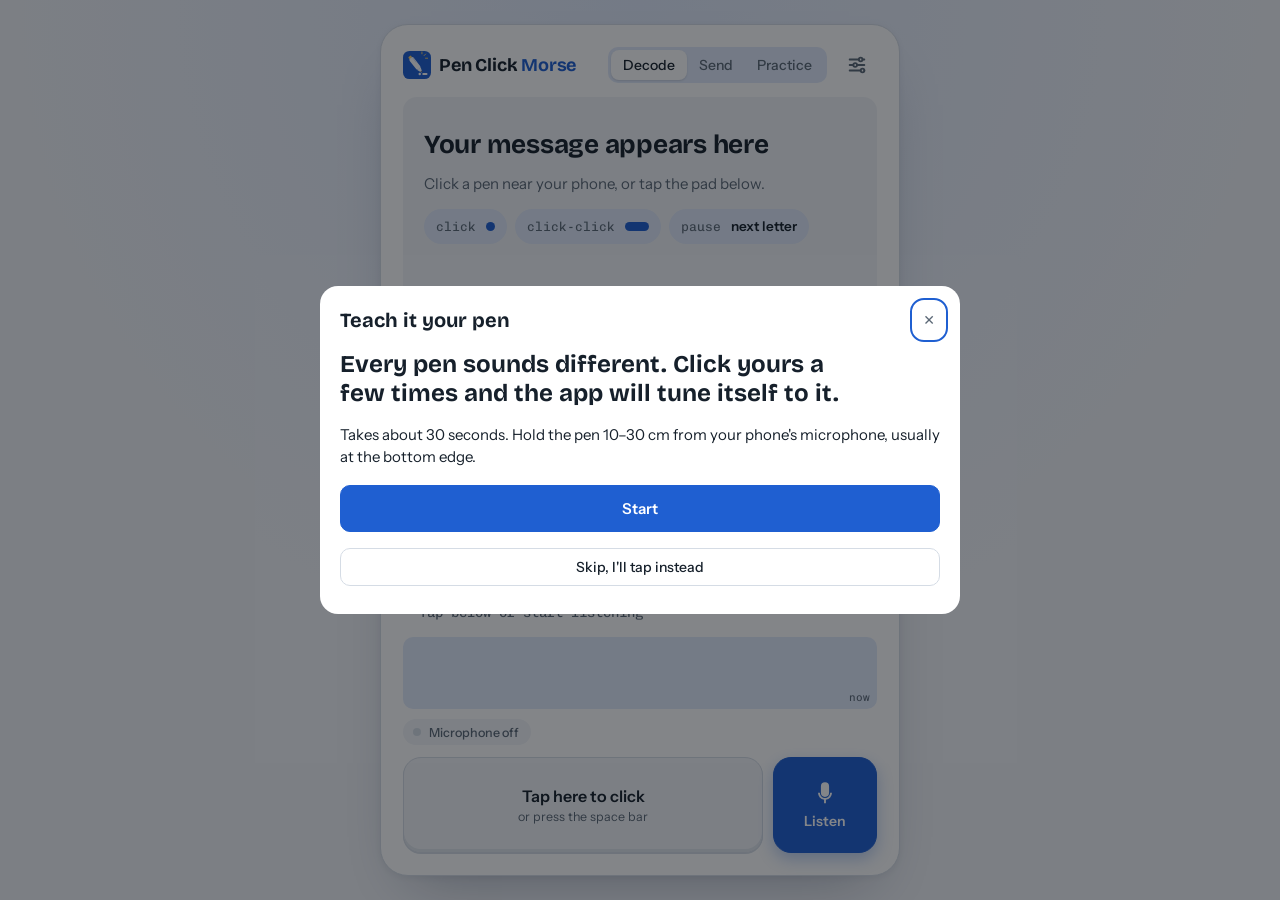
<file: index.html>
<!doctype html>
<html lang="en">
<head>
<meta charset="utf-8">
<meta name="viewport" content="width=device-width,initial-scale=1,viewport-fit=cover">
<title>Pen Click Morse</title>
<meta name="description" content="Send Morse code by clicking a pen. Your phone listens and turns the clicks into text.">
<meta name="theme-color" content="#f2f4f8" media="(prefers-color-scheme: light)">
<meta name="theme-color" content="#0e141b" media="(prefers-color-scheme: dark)">
<link rel="manifest" href="manifest.webmanifest">
<link rel="icon" href="icons/icon.svg" type="image/svg+xml">
<link rel="apple-touch-icon" href="icons/icon-192.png">
<!-- When you change any app file, raise the ?v= number on these three lines AND the VERSION in sw.js. -->
<link rel="stylesheet" href="styles.css?v=7">
</head>
<body>
<div class="app">
  <header class="top">
    <div class="brand"><img src="icons/icon.svg" alt="" width="28" height="28"><span>Pen Click <b>Morse</b></span></div>
    <div class="tabs" role="tablist" aria-label="Mode">
      <button role="tab" id="tab-decode" aria-selected="true" aria-controls="view-decode">Decode</button>
      <button role="tab" id="tab-send" aria-selected="false" aria-controls="view-send">Send</button>
      <button role="tab" id="tab-practice" aria-selected="false" aria-controls="view-practice">Practice</button>
    </div>
    <button class="icon-btn" id="openSettings" aria-label="Settings">
      <svg viewBox="0 0 24 24" width="22" height="22" aria-hidden="true" fill="none" stroke="currentColor" stroke-width="2" stroke-linecap="round"><path d="M4 6h10M18 6h2M4 12h4M12 12h8M4 18h12M20 18h0"/><circle cx="16" cy="6" r="2"/><circle cx="10" cy="12" r="2"/><circle cx="18" cy="18" r="2"/></svg>
    </button>
  </header>

  <main>
    <section id="view-decode" class="card message" role="tabpanel" aria-labelledby="tab-decode">
      <div class="message-text" aria-live="polite"><span id="text"></span><span class="caret" aria-hidden="true"></span></div>
      <div class="empty-hint">
        <p>Click a pen near your phone, or tap the pad below.</p>
        <ul class="legend" aria-label="How to send">
          <li><span>click</span><i class="m-dot" aria-label="dot"></i></li>
          <li><span>click-click</span><i class="m-dash" aria-label="dash"></i></li>
          <li><span>pause</span><b>next letter</b></li>
        </ul>
      </div>
      <div class="message-tools">
        <button id="btnSpace">Space</button>
        <button id="btnBack">Delete</button>
        <button id="btnCopy">Copy</button>
        <button id="btnShare" hidden>Share</button>
        <button id="btnClear">Clear</button>
      </div>
    </section>

    <section id="view-send" class="card send" role="tabpanel" aria-labelledby="tab-send" hidden>
      <label class="eyebrow" for="sendText">Message to send</label>
      <textarea id="sendText" rows="2" maxlength="80" placeholder="Type a message, like MEET AT 3" autocapitalize="characters" autocomplete="off" spellcheck="false"></textarea>
      <div class="send-code" id="sendCode" aria-hidden="true"></div>
      
      <button class="btn primary wide" id="btnShareMsg">
        <svg viewBox="0 0 24 24" width="18" height="18" aria-hidden="true" fill="none" stroke="currentColor" stroke-width="2" stroke-linecap="round" stroke-linejoin="round"><path d="M4 12v7a1 1 0 0 0 1 1h14a1 1 0 0 0 1-1v-7M16 6l-4-4-4 4M12 2v13"/></svg>
        Send to a contact
      </button>
      <p class="hint" id="shareHint">Pick someone from your contacts in Messages, WhatsApp, email or any app. They get a link that plays your message in Morse.</p>
      <div class="or-line"><span>or, for a phone right next to you</span></div>
      <div class="send-opts" role="group" aria-label="Play out loud as">
        <label class="chip"><input type="checkbox" id="optSound"><span>Clicks</span></label>
        <label class="chip"><input type="checkbox" id="optVibrate"><span>Vibrate</span></label>
        <label class="chip"><input type="checkbox" id="optFlash"><span>Flash</span></label>
      </div>
      <button class="btn wide" id="btnPlay">Play out loud</button>
      <p class="hint" id="sendHint">Hold this phone next to the other phone, with your volume up. The other phone should be on Decode and listening.</p>
    </section>

    <section id="view-practice" class="card practice" role="tabpanel" aria-labelledby="tab-practice" hidden>
      <p class="eyebrow">Send this letter</p>
      <div class="target" id="target">K</div>
      <div class="target-code" id="targetCode">–·–</div>
      <p class="practice-result" id="practiceResult" aria-live="polite">One click is a dot, a double click is a dash.</p>
      <div class="practice-tools">
        <button id="btnHint">Hide pattern</button>
        <button id="btnSkip">Skip</button>
        <span class="streak">Streak <b id="streak">0</b></span>
      </div>
    </section>

    <section class="now" aria-live="polite">
      <span class="sym" id="sym"></span>
      <span class="guess" id="guess">Tap below or start listening</span>
    </section>

    <div class="tape" aria-hidden="true"><canvas id="tape"></canvas></div>
    <p class="status" id="status"><span class="dot"></span><span id="statusText">Microphone off</span></p>
  </main>

  <footer class="controls">
    <button class="pad" id="pad">Tap here to click<small>or press the space bar</small></button>
    <button class="mic" id="mic" aria-pressed="false">
      <svg viewBox="0 0 24 24" width="28" height="28" aria-hidden="true"><path fill="currentColor" d="M12 14.5a3.5 3.5 0 0 0 3.5-3.5V5.5a3.5 3.5 0 1 0-7 0V11a3.5 3.5 0 0 0 3.5 3.5Zm6-3.5h-1.6a4.4 4.4 0 0 1-8.8 0H6a6 6 0 0 0 5.2 5.9V20h1.6v-3.1A6 6 0 0 0 18 11Z"/></svg>
      <span id="micLabel">Listen</span>
    </button>
  </footer>
</div>

<div class="flash-overlay" id="flashOverlay" hidden></div>

<div class="limit" id="limitBanner" hidden>
  <p><b>That's the end of the free web demo.</b> Get the Android app to keep decoding with no limits.</p>
  <a class="btn primary" id="playLink" href="#" target="_blank" rel="noopener">Get it on Google Play</a>
</div>

<!-- A message someone shared with you -->
<dialog id="received" class="sheet" aria-labelledby="recvTitle">
  <div class="sheet-head"><h2 id="recvTitle">You got a Morse message</h2><button class="icon-btn" data-close aria-label="Close">✕</button></div>
  <div class="sheet-body">
    <p>Someone sent you a message in pen-click Morse. Listen to it, feel it, or work out the code before you reveal it.</p>
    <div class="recv-code" id="recvCode" aria-label="The message in Morse code"></div>
    <div class="row">
      <button class="btn" id="recvPlay">Play clicks</button>
      <button class="btn" id="recvVibrate">Vibrate it</button>
    </div>
    <div class="recv-text" id="recvText" hidden></div>
    <button class="btn primary wide" id="recvReveal">Reveal message</button>
    <button class="btn wide" id="recvReply">Reply in Morse</button>
  </div>
</dialog>

<!-- Settings -->
<dialog id="settings" class="sheet" aria-labelledby="settingsTitle">
  <div class="sheet-head"><h2 id="settingsTitle">Settings</h2><button class="icon-btn" data-close aria-label="Close">✕</button></div>
  <div class="sheet-body">
    <button class="btn primary wide" id="btnTeach">Teach it your pen</button>
    <p class="hint">Clicks your pen a few times so the app learns its sound and your double-click speed. Best done once in each new place.</p>

    <h3>Hearing</h3>
    <div class="field">
      <label for="sSnr">Click threshold <output id="oSnr"></output></label>
      <input type="range" id="sSnr" min="6" max="30" step="1">
      <small>How much louder than the room a click must be. Lower hears quieter pens; higher ignores more noise.</small>
    </div>
    <div class="field">
      <label for="sEcho">Echo filter <output id="oEcho"></output></label>
      <input type="range" id="sEcho" min="40" max="300" step="10">
      <small>Ignores the softer second click many pens make when you let go.</small>
    </div>
    <label class="toggle"><input type="checkbox" id="sKnock"><span>Ignore table knocks and bumps</span></label>

    <h3>Timing</h3>
    <div class="field">
      <label for="sDash">Double-click window <output id="oDash"></output></label>
      <input type="range" id="sDash" min="150" max="650" step="10">
      <small>Two clicks closer than this make a dash.</small>
    </div>
    <div class="field">
      <label for="sLetter">Letter pause <output id="oLetter"></output></label>
      <input type="range" id="sLetter" min="500" max="2500" step="50">
      <small>Silence this long ends a letter.</small>
    </div>
    <div class="field">
      <label for="sWord">Word pause <output id="oWord"></output></label>
      <input type="range" id="sWord" min="1500" max="6000" step="100">
      <small>Silence this long adds a space.</small>
    </div>

    <h3>Feel</h3>
    <label class="toggle"><input type="checkbox" id="sVibrate"><span>Vibrate when a click is heard</span></label>

    <div class="sheet-links">
      <button class="btn" id="btnChart">Morse code chart</button>
      <a class="btn" href="privacy.html">Privacy</a>
      <button class="btn" id="btnReset">Reset settings</button>
      <a class="btn" href="sixsided/">Made by SixSided Labs</a>
    </div>
  </div>
</dialog>

<!-- Code chart -->
<dialog id="chartDlg" class="sheet" aria-labelledby="chartTitle">
  <div class="sheet-head"><h2 id="chartTitle">Morse code</h2><button class="icon-btn" data-close aria-label="Close">✕</button></div>
  <div class="sheet-body">
    <ul class="how">
      <li><b>click</b><span>dot ·</span></li>
      <li><b>click-click</b><span>dash –</span></li>
      <li><b>short pause</b><span>next letter</span></li>
      <li><b>long pause</b><span>space</span></li>
      <li><b>6 clicks</b><span>erase last letter</span></li>
    </ul>
    <div class="chart" id="chart"></div>
  </div>
</dialog>

<!-- First-run setup / pen training -->
<dialog id="setup" class="sheet setup" aria-labelledby="setupTitle">
  <div class="sheet-head"><h2 id="setupTitle">Teach it your pen</h2><button class="icon-btn" data-close aria-label="Close">✕</button></div>
  <div class="sheet-body" id="setupBody"></div>
</dialog>

<script src="decoder.js?v=7"></script>
<script src="app.js?v=7"></script>
</body>
</html>
</file>
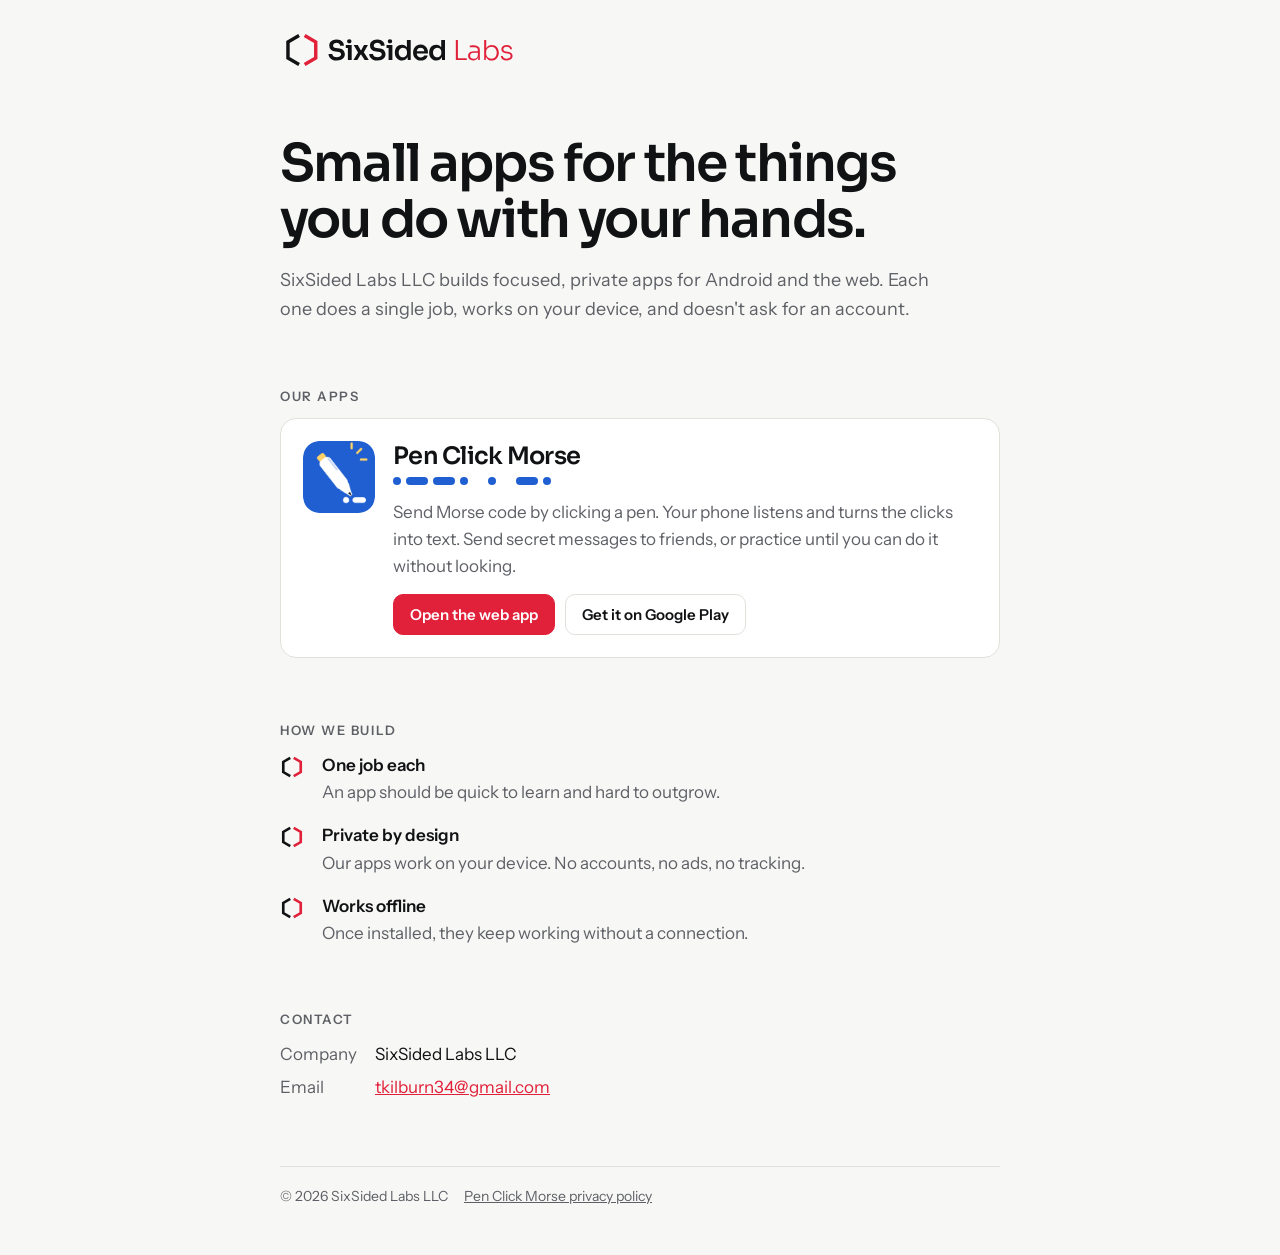
<file: sixsided/index.html>
<!doctype html>
<html lang="en">
<head>
<meta charset="utf-8">
<meta name="viewport" content="width=device-width,initial-scale=1,viewport-fit=cover">
<title>SixSided Labs</title>
<meta name="description" content="SixSided Labs LLC makes small, private apps for Android and the web, including Pen Click Morse.">
<meta name="theme-color" content="#f7f7f5" media="(prefers-color-scheme: light)">
<meta name="theme-color" content="#111214" media="(prefers-color-scheme: dark)">
<link rel="icon" href="favicon.ico" sizes="48x48">
<link rel="icon" href="logo.svg" type="image/svg+xml">
<link rel="apple-touch-icon" href="apple-touch-icon.png">
<style>
  /* Layout: one centred column. The code-bracket hexagon logo leads; red is the
     company accent, while the Pen Click Morse card keeps that app's own blue. */
  @font-face { font-family: "Sora"; font-weight: 300; font-display: swap; src: url("fonts/sora-latin-300-normal.woff2") format("woff2"); }
  @font-face { font-family: "Sora"; font-weight: 600; font-display: swap; src: url("fonts/sora-latin-600-normal.woff2") format("woff2"); }
  @font-face { font-family: "Instrument Sans"; font-weight: 400; font-display: swap; src: url("../fonts/instrument-sans-latin-400-normal.woff2") format("woff2"); }
  @font-face { font-family: "Instrument Sans"; font-weight: 600; font-display: swap; src: url("../fonts/instrument-sans-latin-600-normal.woff2") format("woff2"); }

  :root {
    --bg: #f7f7f5; --panel: #ffffff; --ink: #111214; --muted: #5e6066; --line: #e1e1dc;
    --red: #e1203a; --red-ink: #ffffff; --app-blue: #1f5fd1;
    --display: "Sora", system-ui, -apple-system, "Segoe UI", Roboto, sans-serif;
    --body: "Instrument Sans", system-ui, -apple-system, "Segoe UI", Roboto, sans-serif;
    color-scheme: light;
  }
  @media (prefers-color-scheme: dark) {
    :root:not([data-theme="light"]) {
      --bg: #111214; --panel: #1a1b1f; --ink: #f3f3f1; --muted: #a3a5ab; --line: #2b2d33;
      --red: #ff4a5e; --red-ink: #111214; --app-blue: #6f9df1; color-scheme: dark;
    }
  }
  :root[data-theme="dark"] {
    --bg: #111214; --panel: #1a1b1f; --ink: #f3f3f1; --muted: #a3a5ab; --line: #2b2d33;
    --red: #ff4a5e; --red-ink: #111214; --app-blue: #6f9df1; color-scheme: dark;
  }

  * { box-sizing: border-box; }
  body { margin: 0; background: var(--bg); color: var(--ink); font: 17px/1.6 var(--body); }
  .wrap { max-width: 760px; margin: 0 auto;
    padding: max(28px, env(safe-area-inset-top)) max(20px, env(safe-area-inset-right)) max(48px, env(safe-area-inset-bottom)) max(20px, env(safe-area-inset-left));
    display: grid; gap: 64px; }

  header img { display: block; height: 44px; width: auto; max-width: 100%; }

  .intro h1 { font: 600 clamp(34px, 7vw, 52px)/1.08 var(--display); letter-spacing: -0.035em; margin: 0 0 18px; text-wrap: balance; max-width: 18ch; }
  .intro p { margin: 0; color: var(--muted); max-width: 56ch; font-size: 18px; }

  h2 { font: 600 13px var(--body); text-transform: uppercase; letter-spacing: .12em; color: var(--muted); margin: 0 0 14px; }

  .product { background: var(--panel); border: 1px solid var(--line); border-radius: 16px; padding: 22px;
    display: grid; grid-template-columns: 72px 1fr; gap: 18px; align-items: start; }
  .product img { width: 72px; height: 72px; border-radius: 16px; }
  .product h3 { font: 600 24px/1.15 var(--display); letter-spacing: -0.03em; margin: 2px 0 6px; }
  .product p { margin: 0 0 14px; color: var(--muted); }
  .code { display: flex; align-items: center; gap: 5px; margin-bottom: 14px; }
  .code i { display: block; height: 8px; border-radius: 4px; background: var(--app-blue); }
  .code .d { width: 8px; } .code .h { width: 22px; } .code .gap { width: 10px; background: none; }
  .links { display: flex; gap: 10px; flex-wrap: wrap; }
  .btn { display: inline-flex; align-items: center; padding: 10px 16px; border-radius: 10px; font: 600 15px var(--body);
    text-decoration: none; border: 1px solid var(--line); color: var(--ink); background: var(--panel); }
  .btn.primary { background: var(--red); border-color: var(--red); color: var(--red-ink); }
  .btn.soon { color: var(--muted); border-style: dashed; cursor: default; }
  .btn:focus-visible { outline: 2px solid var(--red); outline-offset: 2px; }
  @media (max-width: 480px) { .product { grid-template-columns: 1fr; } }

  .points { list-style: none; margin: 0; padding: 0; display: grid; gap: 16px; }
  .points li { display: grid; grid-template-columns: 30px 1fr; gap: 12px; }
  .points svg { width: 24px; height: 24px; margin-top: 3px; }
  .points .l { stroke: var(--ink); } .points .r { stroke: var(--red); }
  .points b { display: block; }
  .points span { color: var(--muted); }

  .contact dl { margin: 0; display: grid; grid-template-columns: max-content 1fr; gap: 6px 18px; }
  .contact dt { color: var(--muted); }
  .contact dd { margin: 0; }
  .contact a { color: var(--red); }

  footer { border-top: 1px solid var(--line); padding-top: 18px; color: var(--muted); font-size: 14px; display: flex; gap: 16px; flex-wrap: wrap; }
  footer a { color: inherit; }
</style>
</head>
<body>
<div class="wrap">
  <header>
    <picture>
      <source srcset="sixsided-logo-reversed.svg" media="(prefers-color-scheme: dark)">
      <img src="sixsided-logo.svg" alt="SixSided Labs" height="44">
    </picture>
  </header>

  <section class="intro">
    <h1>Small apps for the things you do with your hands.</h1>
    <p>SixSided Labs LLC builds focused, private apps for Android and the web. Each one does a single job, works on your device, and doesn't ask for an account.</p>
  </section>

  <section>
    <h2>Our apps</h2>
    <article class="product">
      <img src="../icons/icon-192.png" alt="Pen Click Morse icon" width="72" height="72">
      <div>
        <h3>Pen Click Morse</h3>
        <div class="code" aria-label="P E N in Morse code"><i class="d"></i><i class="h"></i><i class="h"></i><i class="d"></i><i class="gap"></i><i class="d"></i><i class="gap"></i><i class="h"></i><i class="d"></i></div>
        <p>Send Morse code by clicking a pen. Your phone listens and turns the clicks into text. Send secret messages to friends, or practice until you can do it without looking.</p>
        <div class="links">
          <a class="btn primary" href="../">Open the web app</a>
         <a class="btn" href="https://play.google.com/store/apps/details?id=io.github.tkilburn34ai.penclickmorse">Get it on Google Play</a>
        </div>
      </div>
    </article>
  </section>

  <section>
    <h2>How we build</h2>
    <ul class="points">
      <li>
        <svg viewBox="0 0 100 100" aria-hidden="true" fill="none" stroke-width="11"><polyline class="l" points="42.7,12.2 13.6,29 13.6,71 42.7,87.8"></polyline><polyline class="r" points="57.3,12.2 86.4,29 86.4,71 57.3,87.8"></polyline></svg>
        <div><b>One job each</b><span>An app should be quick to learn and hard to outgrow.</span></div>
      </li>
      <li>
        <svg viewBox="0 0 100 100" aria-hidden="true" fill="none" stroke-width="11"><polyline class="l" points="42.7,12.2 13.6,29 13.6,71 42.7,87.8"></polyline><polyline class="r" points="57.3,12.2 86.4,29 86.4,71 57.3,87.8"></polyline></svg>
        <div><b>Private by design</b><span>Our apps work on your device. No accounts, no ads, no tracking.</span></div>
      </li>
      <li>
        <svg viewBox="0 0 100 100" aria-hidden="true" fill="none" stroke-width="11"><polyline class="l" points="42.7,12.2 13.6,29 13.6,71 42.7,87.8"></polyline><polyline class="r" points="57.3,12.2 86.4,29 86.4,71 57.3,87.8"></polyline></svg>
        <div><b>Works offline</b><span>Once installed, they keep working without a connection.</span></div>
      </li>
    </ul>
  </section>

  <section class="contact">
    <h2>Contact</h2>
    <dl>
      <dt>Company</dt><dd>SixSided Labs LLC</dd>
      <dt>Email</dt><dd><a href="mailto:tkilburn34@gmail.com">tkilburn34@gmail.com</a></dd>
      <!-- Optional: add your business mailing address, matching your state registration exactly:
      <dt>Address</dt><dd>123 Example St, City, State ZIP</dd> -->
    </dl>
  </section>

  <footer>
    <span>© 2026 SixSided Labs LLC</span>
    <a href="../privacy.html">Pen Click Morse privacy policy</a>
  </footer>
</div>
</body>
</html>
</file>
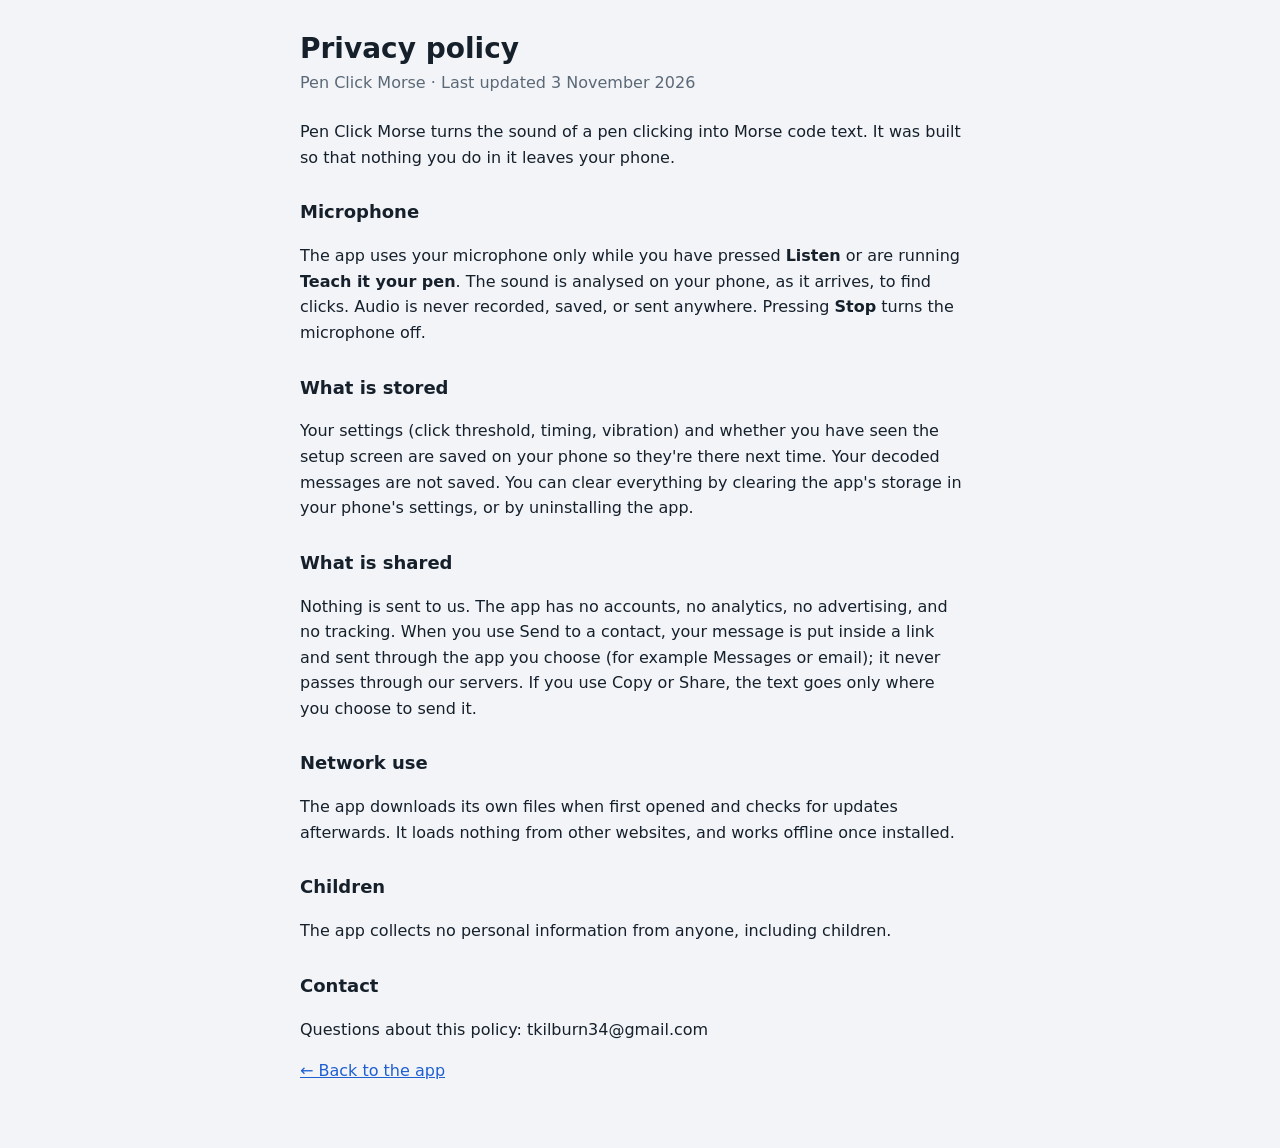
<file: privacy.html>
<!doctype html>
<html lang="en">
<head>
<meta charset="utf-8">
<meta name="viewport" content="width=device-width,initial-scale=1,viewport-fit=cover">
<title>Privacy · Pen Click Morse</title>
<link rel="icon" href="icons/icon.svg" type="image/svg+xml">
<style>
  :root { --bg: #f2f4f8; --panel: #fff; --ink: #16202b; --muted: #5b6876; --accent: #1f5fd1; color-scheme: light; }
  @media (prefers-color-scheme: dark) { :root { --bg: #0e141b; --panel: #161f29; --ink: #e5ebf1; --muted: #93a0ad; --accent: #6f9df1; color-scheme: dark; } }
  body { margin: 0; background: var(--bg); color: var(--ink); font: 16px/1.6 system-ui, -apple-system, "Segoe UI", Roboto, sans-serif; }
  main { max-width: 680px; margin: 0 auto; padding: 32px max(20px, env(safe-area-inset-right)) 48px max(20px, env(safe-area-inset-left)); }
  h1 { font-size: 28px; line-height: 1.2; margin: 0 0 4px; }
  h2 { font-size: 18px; margin: 28px 0 4px; }
  p, li { max-width: 65ch; }
  .meta { color: var(--muted); margin: 0 0 24px; }
  a { color: var(--accent); }
</style>
</head>
<body>
<main>
  <h1>Privacy policy</h1>
  <p class="meta">Pen Click Morse · Last updated 3 November 2026</p>

  <p>Pen Click Morse turns the sound of a pen clicking into Morse code text. It was built so that nothing you do in it leaves your phone.</p>

  <h2>Microphone</h2>
  <p>The app uses your microphone only while you have pressed <b>Listen</b> or are running <b>Teach it your pen</b>. The sound is analysed on your phone, as it arrives, to find clicks. Audio is never recorded, saved, or sent anywhere. Pressing <b>Stop</b> turns the microphone off.</p>

  <h2>What is stored</h2>
  <p>Your settings (click threshold, timing, vibration) and whether you have seen the setup screen are saved on your phone so they're there next time. Your decoded messages are not saved. You can clear everything by clearing the app's storage in your phone's settings, or by uninstalling the app.</p>

  <h2>What is shared</h2>
  <p>Nothing is sent to us. The app has no accounts, no analytics, no advertising, and no tracking. When you use Send to a contact, your message is put inside a link and sent through the app you choose (for example Messages or email); it never passes through our servers. If you use Copy or Share, the text goes only where you choose to send it.</p>
  
  <h2>Network use</h2>
  <p>The app downloads its own files when first opened and checks for updates afterwards. It loads nothing from other websites, and works offline once installed.</p>

  <h2>Children</h2>
  <p>The app collects no personal information from anyone, including children.</p>

  <h2>Contact</h2>
  <p>Questions about this policy: <span id="contact">tkilburn34@gmail.com</span></p>

  <p><a href="./">← Back to the app</a></p>
</main>
</body>
</html>
</file>
<file: styles.css>
/* Pen Click Morse
   Layout: one phone screen. Message on top, live "click tape" in the middle,
   a big tap pad and listen button in the thumb zone at the bottom. */
/* Fonts are bundled (SIL Open Font License) so the app works offline. */
@font-face { font-family: "Bricolage Grotesque"; font-weight: 700; font-display: swap; src: url("fonts/bricolage-grotesque-latin-700-normal.woff2") format("woff2"); }
@font-face { font-family: "Instrument Sans"; font-weight: 400; font-display: swap; src: url("fonts/instrument-sans-latin-400-normal.woff2") format("woff2"); }
@font-face { font-family: "Instrument Sans"; font-weight: 500; font-display: swap; src: url("fonts/instrument-sans-latin-500-normal.woff2") format("woff2"); }
@font-face { font-family: "Instrument Sans"; font-weight: 600; font-display: swap; src: url("fonts/instrument-sans-latin-600-normal.woff2") format("woff2"); }
@font-face { font-family: "Chivo Mono"; font-weight: 400; font-display: swap; src: url("fonts/chivo-mono-latin-400-normal.woff2") format("woff2"); }
@font-face { font-family: "Chivo Mono"; font-weight: 600; font-display: swap; src: url("fonts/chivo-mono-latin-600-normal.woff2") format("woff2"); }

:root {
  --bg: #f2f4f8;
  --panel: #ffffff;
  --ink: #16202b;
  --muted: #5b6876;
  --line: #d5dce5;
  --accent: #1f5fd1;
  --accent-ink: #ffffff;
  --accent-soft: #e1eafb;
  --dash: #cf4a1f;
  --ok: #23824f;
  --flash: #ffffff;
  --display: "Bricolage Grotesque", "Arial Narrow", system-ui, sans-serif;
  --body: "Instrument Sans", system-ui, -apple-system, "Segoe UI", Roboto, sans-serif;
  --mono: "Chivo Mono", ui-monospace, "Roboto Mono", Menlo, monospace;
  --radius: 14px;
  color-scheme: light;
}
@media (prefers-color-scheme: dark) {
  :root:not([data-theme="light"]) {
    --bg: #0e141b; --panel: #161f29; --ink: #e5ebf1; --muted: #93a0ad; --line: #283442;
    --accent: #6f9df1; --accent-ink: #0b1220; --accent-soft: #1b2a42; --dash: #f2804f; --ok: #5cc28a;
    color-scheme: dark;
  }
}
:root[data-theme="dark"] {
    --bg: #0e141b; --panel: #161f29; --ink: #e5ebf1; --muted: #93a0ad; --line: #283442;
    --accent: #6f9df1; --accent-ink: #0b1220; --accent-soft: #1b2a42; --dash: #f2804f; --ok: #5cc28a;
    color-scheme: dark;
}

* { box-sizing: border-box; }
[hidden] { display: none !important; }
html, body { height: 100%; }
body {
  margin: 0; background: var(--bg); color: var(--ink);
  font: 15px/1.5 var(--body);
  -webkit-tap-highlight-color: transparent;
}
button, .btn { font: 500 14px var(--body); color: var(--ink); background: var(--panel); border: 1px solid var(--line);
  border-radius: 10px; padding: 9px 14px; cursor: pointer; text-decoration: none; display: inline-flex; align-items: center; justify-content: center; gap: 6px; }
button:hover, .btn:hover { border-color: var(--accent); }
button:focus-visible, .btn:focus-visible, input:focus-visible { outline: 2px solid var(--accent); outline-offset: 2px; }
.btn.primary { background: var(--accent); border-color: var(--accent); color: var(--accent-ink); font-weight: 600; }
.btn.wide { width: 100%; padding: 13px; font-size: 15px; }

.app {
  height: 100%; max-width: 640px; margin: 0 auto; display: flex; flex-direction: column; gap: 12px;
  padding: max(12px, env(safe-area-inset-top)) max(16px, env(safe-area-inset-right)) max(16px, env(safe-area-inset-bottom)) max(16px, env(safe-area-inset-left));
}

/* Header */
.top { display: flex; align-items: center; gap: 10px; }
.brand { display: flex; align-items: center; gap: 8px; font: 700 18px/1 var(--display); letter-spacing: -0.01em; flex: 1; min-width: 0; white-space: nowrap; }
.brand b { color: var(--accent); }
.tabs { display: flex; background: var(--accent-soft); border-radius: 10px; padding: 3px; }
.tabs button { border: 0; background: transparent; padding: 6px 12px; border-radius: 8px; color: var(--muted); }
.tabs button[aria-selected="true"] { background: var(--panel); color: var(--ink); box-shadow: 0 1px 2px rgb(0 0 0 / .12); }
.icon-btn { padding: 8px; border-radius: 10px; background: transparent; border-color: transparent; color: var(--muted); }

/* Main */
main { flex: 1; min-height: 0; display: flex; flex-direction: column; gap: 10px; }
.card { background: var(--panel); border: 1px solid var(--line); border-radius: var(--radius); padding: 16px; }
.message { flex: 1; min-height: 160px; display: flex; flex-direction: column; gap: 12px; padding: 20px; }
.message-text { flex: 1; overflow-y: auto; font: 600 clamp(26px, 7vw, 36px)/1.3 var(--mono); letter-spacing: .04em; word-break: break-word; }
.message-text:has(#text:empty)::before { content: "Your message appears here"; color: var(--ink); font: 700 clamp(22px, 5.5vw, 26px)/1.2 var(--display); letter-spacing: -0.01em; }
.message-text:has(#text:empty) .caret { display: none; }
.caret { display: inline-block; width: .5em; height: 1em; background: var(--accent); vertical-align: -0.12em; margin-left: 2px; border-radius: 2px; animation: blink 1s steps(1) infinite; }
@keyframes blink { 50% { opacity: 0; } }

/* Empty state: teaches the code until the first letter arrives */
.empty-hint { display: none; flex-direction: column; gap: 14px; margin-top: -4px; }
.message:has(#text:empty) .empty-hint { display: flex; }
.message:has(#text:empty) .message-text { flex: none; }
.message:has(#text:empty) .message-tools { margin-top: auto; }
.empty-hint p { margin: 0; color: var(--muted); font-size: 15px; }
.legend { list-style: none; margin: 0; padding: 0; display: flex; flex-wrap: wrap; gap: 8px; }
.legend li { display: inline-flex; align-items: center; gap: 10px; padding: 7px 12px; border-radius: 999px; background: var(--accent-soft); font-size: 13.5px; }
.legend span { font: 500 13px var(--mono); color: var(--muted); }
.legend b { font-weight: 600; color: var(--ink); }
.legend .m-dot { width: 9px; height: 9px; }
.legend .m-dash { width: 24px; height: 9px; }

.message-tools { display: flex; gap: 6px; flex-wrap: nowrap; padding-top: 12px; border-top: 1px solid var(--line); }
.message-tools button { flex: 1 1 0; min-width: 0; padding: 9px 4px; font-size: 13.5px; background: transparent; border-color: transparent; color: var(--muted); border-radius: 9px; }
.message-tools button:hover { background: var(--accent-soft); color: var(--ink); border-color: transparent; }

.practice { flex: 1; min-height: 140px; display: flex; flex-direction: column; align-items: center; justify-content: center; text-align: center; gap: 4px; }
.eyebrow { margin: 0; font-size: 12px; text-transform: uppercase; letter-spacing: .1em; color: var(--muted); font-weight: 600; }
.target { font: 700 clamp(72px, 22vw, 112px)/1 var(--display); }
.target-code { display: flex; gap: 10px; align-items: center; justify-content: center; min-height: 36px; }
.target-code .m-dot { width: 16px; height: 16px; border-radius: 8px; }
.target-code .m-dash { width: 46px; height: 16px; border-radius: 8px; }
.target-code.hidden-code { visibility: hidden; }
.practice-result { margin: 6px 0; min-height: 1.5em; color: var(--muted); }
.practice-result.good { color: var(--ok); font-weight: 600; }
.practice-result.bad { color: var(--dash); font-weight: 600; }
.practice-tools { display: flex; gap: 8px; align-items: center; flex-wrap: wrap; justify-content: center; }
.streak { font-size: 14px; color: var(--muted); padding: 0 6px; font-variant-numeric: tabular-nums; }
.streak b { color: var(--ink); }

.now { display: flex; align-items: baseline; gap: 12px; min-height: 40px; padding: 0 4px; font-family: var(--mono); }
.sym { display: inline-flex; align-items: center; gap: 7px; min-height: 30px; }
.m-dot, .m-dash { display: inline-block; height: 12px; border-radius: 6px; background: var(--accent); }
.m-dot { width: 12px; }
.m-dash { width: 34px; }
.guess { color: var(--muted); font-size: 14px; }

.tape { height: 72px; background: var(--accent-soft); border-radius: 10px; overflow: hidden; flex: none; }
.tape canvas { width: 100%; height: 100%; display: block; }

.status { margin: 0; align-self: flex-start; font: 500 12.5px var(--body); color: var(--muted); display: inline-flex; align-items: center; gap: 8px; min-height: 26px; padding: 3px 11px 3px 9px; border-radius: 999px; background: var(--panel); border: 1px solid var(--line); }
.status .dot { width: 8px; height: 8px; border-radius: 50%; background: var(--line); flex: none; }
.status.live .dot { background: var(--ok); box-shadow: 0 0 0 3px color-mix(in srgb, var(--ok) 25%, transparent); }
.status.err { color: var(--dash); }
.status.err .dot { background: var(--dash); }

/* Thumb zone */
.controls { display: flex; gap: 10px; flex: none; }
.pad { flex: 1; min-height: 96px; flex-direction: column; gap: 3px; border: 1px solid var(--line); background: var(--panel); color: var(--ink); font-weight: 600; font-size: 16px; touch-action: manipulation; user-select: none; -webkit-user-select: none; border-radius: 18px;
  box-shadow: 0 1px 0 var(--line), inset 0 -3px 0 color-mix(in srgb, var(--line) 60%, transparent); transition: transform .06s, background .1s; }
.pad small { font-size: 12.5px; font-weight: 400; color: var(--muted); }
.pad.flash { border-color: var(--accent); color: var(--accent); background: var(--accent-soft); transform: translateY(1px); box-shadow: none; }
.mic { width: 104px; flex-direction: column; gap: 4px; border-radius: 18px; background: var(--accent); color: var(--accent-ink); border-color: var(--accent); font-weight: 600;
  box-shadow: 0 6px 16px color-mix(in srgb, var(--accent) 30%, transparent); }
.mic:hover { border-color: var(--accent); filter: brightness(1.05); }
.mic[aria-pressed="true"] { background: var(--panel); color: var(--dash); border: 2px solid var(--dash); }
.mic[aria-pressed="true"] svg { animation: pulse 1.4s ease-in-out infinite; }
@keyframes pulse { 50% { transform: scale(1.12); } }

/* Send mode */
.send { flex: 1; min-height: 0; overflow-y: auto; display: flex; flex-direction: column; gap: 12px; }
.send > * { flex: none; }
.app.mode-send .now, .app.mode-send .tape, .app.mode-send .status, .app.mode-send .controls { display: none; }
.send textarea { width: 100%; resize: none; border: 1px solid var(--line); border-radius: 10px; padding: 10px 12px;
  background: var(--bg); color: var(--ink); font: 600 20px/1.35 var(--mono); letter-spacing: .04em; text-transform: uppercase; }
.send textarea::placeholder { text-transform: none; font: 400 15px var(--body); letter-spacing: 0; color: var(--muted); }
.send textarea:focus-visible { outline: 2px solid var(--accent); outline-offset: 1px; }
.send-code { display: flex; flex-wrap: wrap; gap: 10px 14px; min-height: 28px; align-content: flex-start; }
.sc-letter { display: inline-flex; align-items: center; gap: 6px; padding: 3px 6px; border-radius: 7px; transition: background .1s; }
.sc-letter b { font: 600 15px var(--mono); color: var(--muted); }
.sc-letter .m-dot { width: 8px; height: 8px; border-radius: 4px; }
.sc-letter .m-dash { width: 22px; height: 8px; border-radius: 4px; }
.sc-letter.on { background: var(--accent-soft); }
.sc-letter.on b { color: var(--ink); }
.sc-letter.done { opacity: .45; }
.sc-word { width: 100%; height: 0; }
.send-opts { display: flex; gap: 8px; flex-wrap: wrap; }
.chip { display: inline-flex; align-items: center; gap: 6px; padding: 7px 12px; border: 1px solid var(--line); border-radius: 999px; cursor: pointer; font-weight: 500; font-size: 14px; }
.chip:has(input:checked) { background: var(--accent-soft); border-color: var(--accent); }
.chip input { width: 16px; height: 16px; margin: 0; accent-color: var(--accent); }
.chip:has(input:focus-visible) { outline: 2px solid var(--accent); outline-offset: 2px; }
.or-line { display: flex; align-items: center; gap: 10px; color: var(--muted); font-size: 12.5px; margin-top: 4px; }
.or-line::before, .or-line::after { content: ""; flex: 1; height: 1px; background: var(--line); }
.send .hint { margin: -4px 0 0; }
.recv-code { display: flex; flex-wrap: wrap; gap: 10px 16px; padding: 14px; border-radius: 12px; background: var(--bg); }
.recv-code .sc-letter { padding: 2px 4px; }
.recv-code .m-dot { width: 12px; height: 12px; border-radius: 6px; }
.recv-code .m-dash { width: 32px; height: 12px; border-radius: 6px; }
.recv-text { font: 600 clamp(26px, 8vw, 34px)/1.25 var(--mono); letter-spacing: .05em; text-align: center; padding: 8px 0; word-break: break-word; }
#btnPlay.playing, #recvPlay.playing { background: var(--panel); color: var(--dash); border: 2px solid var(--dash); }
.flash-overlay { position: fixed; inset: 0; z-index: 30; background: var(--flash); pointer-events: none; }

/* Free web demo limit */
.limit { position: fixed; left: 0; right: 0; bottom: 0; z-index: 20; background: var(--panel); border-top: 1px solid var(--line);
  padding: 16px max(16px, env(safe-area-inset-right)) max(16px, env(safe-area-inset-bottom)) max(16px, env(safe-area-inset-left));
  display: grid; gap: 10px; box-shadow: 0 -8px 24px rgb(0 0 0 / .12); }
.limit p { margin: 0; }

/* Bottom sheets */
dialog.sheet { border: 0; padding: 0; margin: auto auto 0; width: 100%; max-width: 640px; max-height: 88dvh; border-radius: 18px 18px 0 0;
  background: var(--panel); color: var(--ink); display: none; flex-direction: column; }
dialog.sheet[open] { display: flex; animation: up .22s ease-out; }
dialog.sheet::backdrop { background: rgb(8 12 18 / .5); }
@keyframes up { from { transform: translateY(24px); opacity: .4; } }
@media (min-width: 700px) { dialog.sheet { margin: auto; border-radius: 18px; } }
.sheet-head { display: flex; align-items: center; justify-content: space-between; padding: 16px 16px 8px 20px; }
.sheet-head h2 { margin: 0; font: 700 20px var(--display); }
.sheet-body { overflow-y: auto; padding: 4px 20px max(24px, env(safe-area-inset-bottom)); display: grid; gap: 12px; }
.sheet-body h3 { margin: 10px 0 0; font-size: 12px; text-transform: uppercase; letter-spacing: .1em; color: var(--muted); }
.hint { margin: -4px 0 0; color: var(--muted); font-size: 13px; }
.field { display: grid; gap: 4px; }
.field label { display: flex; justify-content: space-between; gap: 8px; font-weight: 500; }
.field output { font: 13px var(--mono); color: var(--muted); font-variant-numeric: tabular-nums; }
.field small { color: var(--muted); font-size: 12.5px; }
input[type="range"] { width: 100%; accent-color: var(--accent); }
.toggle { display: flex; gap: 10px; align-items: center; }
.toggle input { width: 20px; height: 20px; accent-color: var(--accent); }
.sheet-links { display: flex; gap: 8px; flex-wrap: wrap; margin-top: 8px; }

.how { list-style: none; margin: 0; padding: 0; display: grid; gap: 6px; }
.how li { display: flex; justify-content: space-between; border-bottom: 1px solid var(--line); padding-bottom: 6px; }
.how b { font-family: var(--mono); color: var(--accent); font-weight: 600; }
.how span { color: var(--muted); }
.chart { display: grid; grid-template-columns: repeat(auto-fill, minmax(96px, 1fr)); gap: 6px; font: 14px var(--mono); }
.chart div { display: flex; justify-content: space-between; padding: 6px 9px; border-radius: 7px; background: var(--bg); }
.chart b { font-weight: 600; }
.chart span { color: var(--muted); letter-spacing: .12em; }

/* Setup wizard */
.setup .sheet-body { gap: 16px; padding-bottom: max(28px, env(safe-area-inset-bottom)); }
.setup p { margin: 0; }
.step-label { font: 600 12px var(--body); text-transform: uppercase; letter-spacing: .1em; color: var(--accent); }
.step-big { font: 700 24px/1.2 var(--display); text-wrap: balance; }
.pips { display: flex; gap: 10px; flex-wrap: wrap; }
.pip { width: 34px; height: 34px; border-radius: 50%; border: 2px solid var(--line); display: grid; place-items: center; font: 600 13px var(--mono); color: var(--muted); }
.pip.on { background: var(--accent); border-color: var(--accent); color: var(--accent-ink); }
.pip.pair { width: 54px; border-radius: 17px; }
.bar { height: 8px; border-radius: 4px; background: var(--accent-soft); overflow: hidden; }
.bar i { display: block; height: 100%; width: 0; background: var(--accent); transition: width .1s linear; }
.summary { display: grid; gap: 6px; margin: 0; padding: 12px; background: var(--bg); border-radius: 10px; font-size: 14px; }
.summary div { display: flex; justify-content: space-between; gap: 8px; }
.summary dt { color: var(--muted); }
.summary dd { margin: 0; font-family: var(--mono); }
.row { display: flex; gap: 10px; flex-wrap: wrap; }
.row > * { flex: 1 1 auto; }
.warn { color: var(--dash); font-size: 14px; }

@media (max-width: 420px) {
  .brand span { display: none; }
}

/* Larger screens: show the app as a framed window instead of a stretched page */
@media (min-width: 700px) and (min-height: 640px) {
  body { display: grid; place-items: center; padding: 24px; box-sizing: border-box;
    background: radial-gradient(circle at 50% 0%, var(--accent-soft), transparent 60%), var(--bg); }
  .app { width: 100%; max-width: 520px; height: min(100%, 860px); margin: 0; padding: 20px 22px 22px;
    background: var(--panel); border: 1px solid var(--line); border-radius: 28px;
    box-shadow: 0 30px 60px -30px rgb(15 30 60 / .35), 0 2px 6px rgb(15 30 60 / .06); }
  .app .card { background: var(--bg); border-color: transparent; }
  .app .pad { background: var(--bg); }
  .app .status { background: var(--bg); border-color: transparent; }
  .app .send textarea, .app .recv-code { background: var(--panel); }
  .brand span { display: inline; }
}
@media (max-height: 640px) {
  .tape { height: 52px; }
  .pad, .mic { min-height: 76px; }
}
@media (prefers-reduced-motion: reduce) {
  .caret, .mic[aria-pressed="true"] svg, dialog.sheet[open] { animation: none; }
  .bar i { transition: none; }
}
</file>
